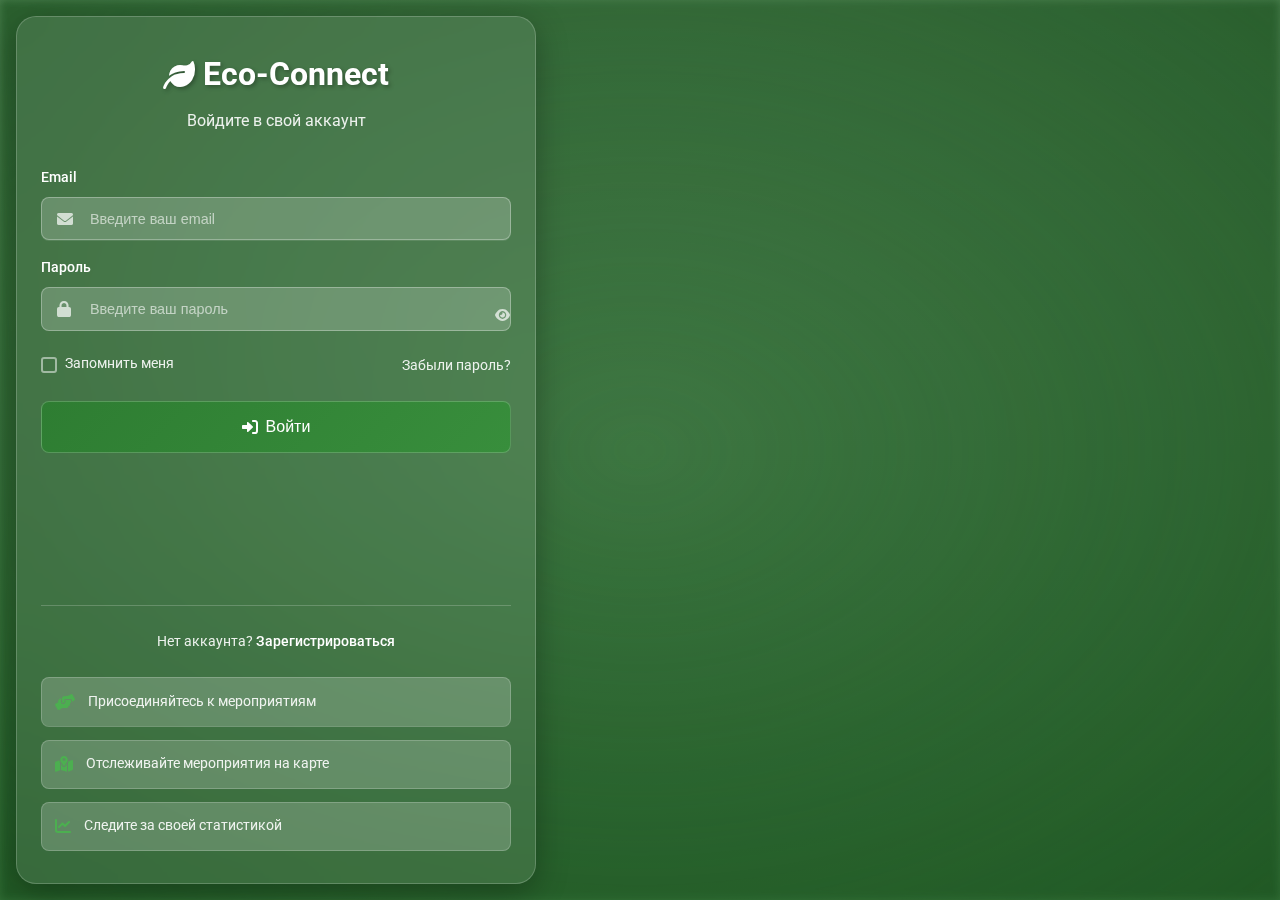
<file: login.html>
<!DOCTYPE html>
<html lang="ru">
<head>
    <meta charset="UTF-8">
    <meta name="viewport" content="width=device-width, initial-scale=1.0">
    <title>Eco-Connect - Вход</title>
    
    <style>
        :root {
            --background-image: url('https://media.istockphoto.com/id/598520904/photo/green-forest-foliage-aerial-view-woodland-tree-canopy-nature-background.jpg?s=612x612&w=0&k=20&c=RcCcRuTBBqnaZ_58Q1o9NGNUxRg-tlPzK_jTjpPIpM4=');
        }
    </style>
    
    <link rel="stylesheet" href="styles/auth.css">
    <link rel="preconnect" href="https://fonts.googleapis.com">
    <link rel="preconnect" href="https://fonts.gstatic.com" crossorigin>
    <link href="https://fonts.googleapis.com/css2?family=Roboto:wght@300;400;500;700&display=swap" rel="stylesheet">
    <link href="https://cdnjs.cloudflare.com/ajax/libs/font-awesome/6.0.0/css/all.min.css" rel="stylesheet">
</head>
<body>
    <div class="auth-container">
        <div class="auth-card">
            <div class="auth-header">
                <h1 class="auth-logo">
                    <i class="fas fa-leaf"></i>
                    Eco-Connect
                </h1>
                <p class="auth-subtitle">Войдите в свой аккаунт</p>
            </div>

            <form id="loginForm" class="auth-form">
                <div class="form-group">
                    <label for="email">Email</label>
                    <div class="input-with-icon">
                        <i class="fas fa-envelope"></i>
                        <input type="email" id="email" name="email" required placeholder="Введите ваш email">
                    </div>
                </div>

                <div class="form-group">
                    <label for="password">Пароль</label>
                    <div class="input-with-icon">
                        <i class="fas fa-lock"></i>
                        <input type="password" id="password" name="password" required placeholder="Введите ваш пароль">
                        <button type="button" class="password-toggle" id="togglePassword">
                            <i class="fas fa-eye"></i>
                        </button>
                    </div>
                </div>

                <div class="form-options">
                    <label class="checkbox-label">
                        <input type="checkbox" id="rememberMe">
                        <span class="checkmark"></span>
                        Запомнить меня
                    </label>
                    <a href="#" class="forgot-password">Забыли пароль?</a>
                </div>

                <button type="submit" class="btn btn-primary btn-large">
                    <i class="fas fa-sign-in-alt"></i>
                    Войти
                </button>
            </form>

            <div class="auth-footer">
                <p>Нет аккаунта? <a href="register.html" class="auth-link">Зарегистрироваться</a></p>
            </div>

            <div class="auth-features">
                <div class="feature">
                    <i class="fas fa-hands-helping"></i>
                    <span>Присоединяйтесь к мероприятиям</span>
                </div>
                <div class="feature">
                    <i class="fas fa-map-marked-alt"></i>
                    <span>Отслеживайте мероприятия на карте</span>
                </div>
                <div class="feature">
                    <i class="fas fa-chart-line"></i>
                    <span>Следите за своей статистикой</span>
                </div>
            </div>
        </div>
    </div>

    <div id="notification" class="notification"></div>

    <script src="scripts/database.js"></script>
    <script src="scripts/auth.js"></script>
</body>
</html>
</file>
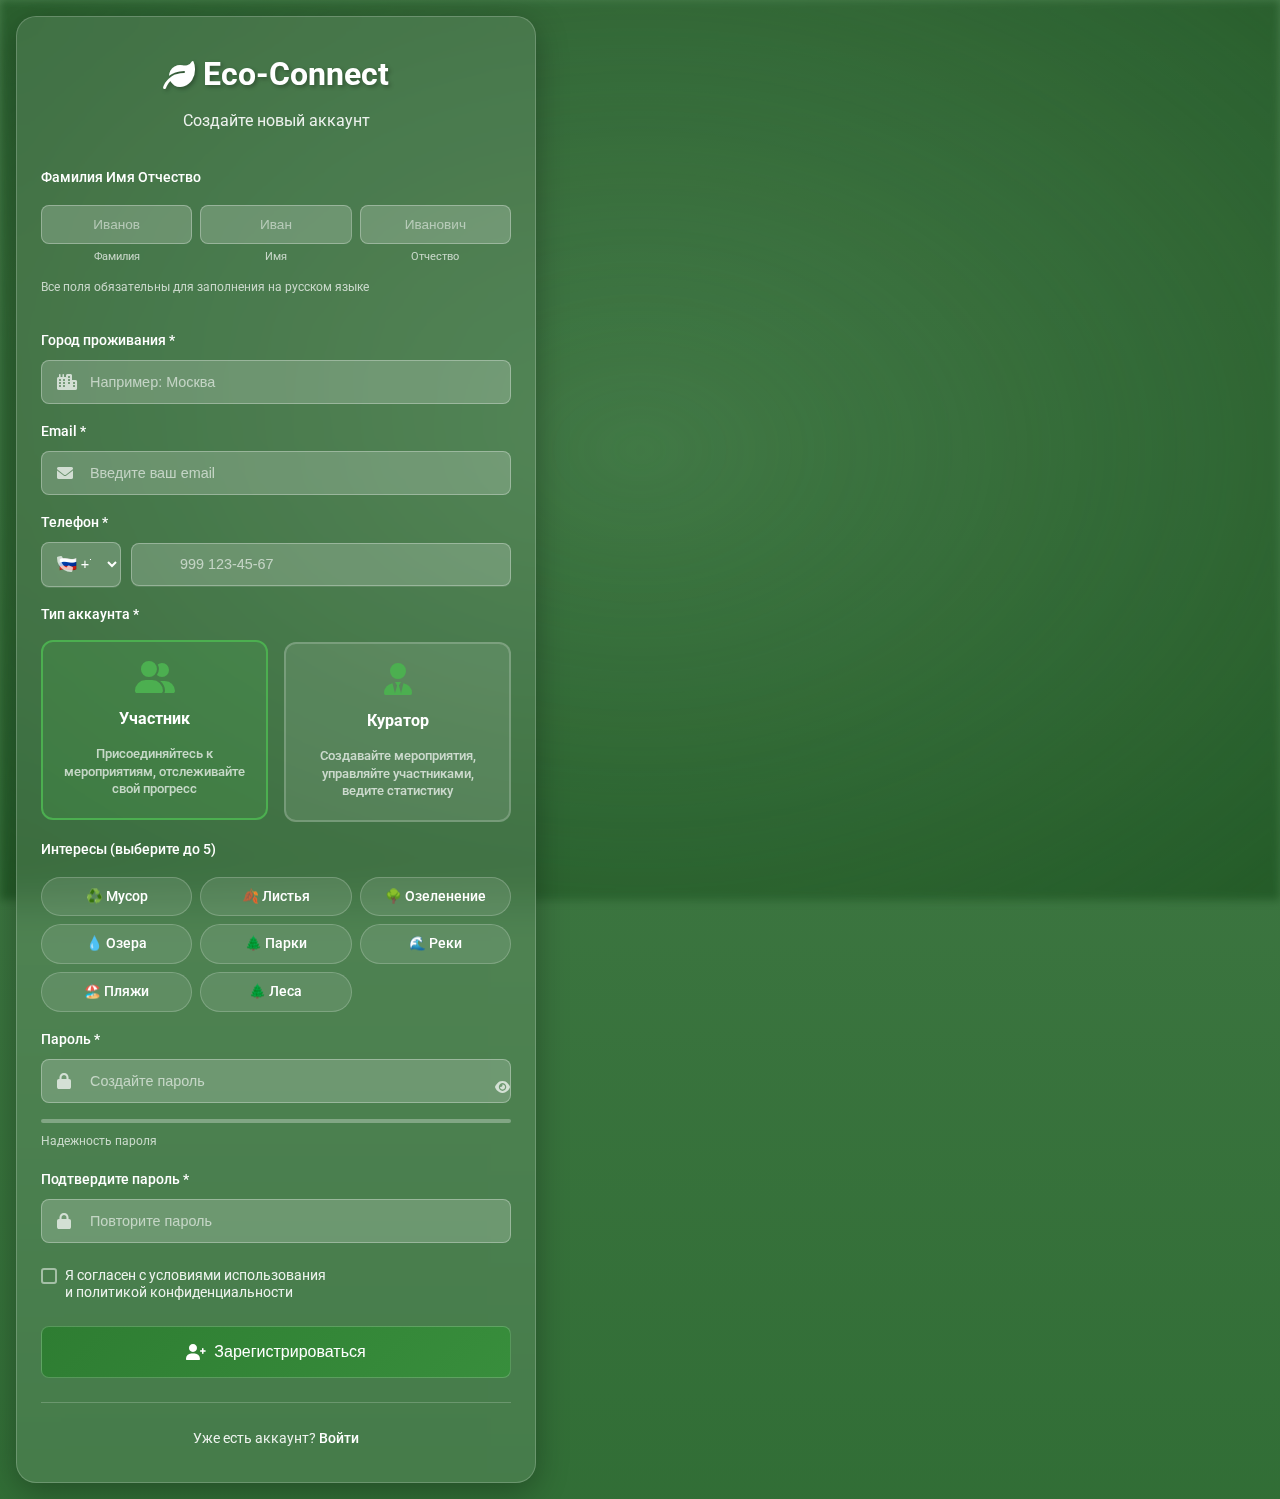
<file: register.html>
<!DOCTYPE html>
<html lang="ru">
<head>
    <meta charset="UTF-8">
    <meta name="viewport" content="width=device-width, initial-scale=1.0">
    <title>Eco-Connect - Регистрация</title>
    <style>
        :root {
            --background-image: url('https://media.istockphoto.com/id/598520904/photo/green-forest-foliage-aerial-view-woodland-tree-canopy-nature-background.jpg?s=612x612&w=0&k=20&c=RcCcRuTBBqnaZ_58Q1o9NGNUxRg-tlPzK_jTjpPIpM4=');
        }
    </style>
    <link rel="stylesheet" href="styles/auth.css">
    <link rel="preconnect" href="https://fonts.googleapis.com">
    <link rel="preconnect" href="https://fonts.gstatic.com" crossorigin>
    <link href="https://fonts.googleapis.com/css2?family=Roboto:wght@300;400;500;700&display=swap" rel="stylesheet">
    <link href="https://cdnjs.cloudflare.com/ajax/libs/font-awesome/6.0.0/css/all.min.css" rel="stylesheet">
</head>
<body>
    <div class="auth-container">
        <div class="auth-card">
            <div class="auth-header">
                <h1 class="auth-logo">
                    <i class="fas fa-leaf"></i>
                    Eco-Connect
                </h1>
                <p class="auth-subtitle">Создайте новый аккаунт</p>
            </div>

            <form id="registerForm" class="auth-form">
                <div class="form-group" style="margin-bottom: 1rem;">
                    <label>Фамилия Имя Отчество</label>
                    <div class="fio-row">
                        <div class="fio-column">
                            <input type="text" id="lastName" name="lastName" required 
                                   placeholder="Иванов"
                                   pattern="[А-Яа-яЁё]{2,}"
                                   title="Введите фамилию на русском языке"
                                   oninput="this.value = this.value.replace(/[^А-Яа-яЁё]/g, '').replace(/^./, function(l) { return l.toUpperCase(); })">
                            <div class="input-label">Фамилия</div>
                        </div>
                        <div class="fio-column">
                            <input type="text" id="firstName" name="firstName" required 
                                   placeholder="Иван"
                                   pattern="[А-Яа-яЁё]{2,}"
                                   title="Введите имя на русском языке"
                                   oninput="this.value = this.value.replace(/[^А-Яа-яЁё]/g, '').replace(/^./, function(l) { return l.toUpperCase(); })">
                            <div class="input-label">Имя</div>
                        </div>
                        <div class="fio-column">
                            <input type="text" id="middleName" name="middleName" required 
                                   placeholder="Иванович"
                                   pattern="[А-Яа-яЁё]{2,}"
                                   title="Введите отчество на русском языке"
                                   oninput="this.value = this.value.replace(/[^А-Яа-яЁё]/g, '').replace(/^./, function(l) { return l.toUpperCase(); })">
                            <div class="input-label">Отчество</div>
                        </div>
                    </div>
                    <div class="input-hint">Все поля обязательны для заполнения на русском языке</div>
                </div>

                <div class="form-group">
                    <label for="city">Город проживания *</label>
                    <div class="input-with-icon">
                        <i class="fas fa-city"></i>
                        <input type="text" id="city" name="city" required placeholder="Например: Москва">
                    </div>
                </div>

                <div class="form-group">
                    <label for="email">Email *</label>
                    <div class="input-with-icon">
                        <i class="fas fa-envelope"></i>
                        <input type="email" id="email" name="email" required placeholder="Введите ваш email">
                    </div>
                </div>

                <div class="form-group">
                    <label for="phone">Телефон *</label>
                    <div class="input-with-icon">
                        <i class="fas fa-phone"></i>
                        <select id="countryCode" style="width: 80px; margin-right: 10px; background: rgba(255,255,255,0.1); color: white; border: 1px solid rgba(255,255,255,0.3); border-radius: 8px; padding: 0.8rem;">
                            <option value="+7">🇷🇺 +7</option>
                            <option value="+1">🇺🇸 +1</option>
                            <option value="+44">🇬🇧 +44</option>
                        </select>
                        <input type="tel" id="phone" name="phone" required placeholder="999 123-45-67" style="flex: 1;">
                    </div>
                </div>

                <div class="form-group">
                    <label>Тип аккаунта *</label>
                    <div class="account-type-selector">
                        <label class="account-type-option">
                            <input type="radio" name="accountType" value="participant" checked>
                            <div class="account-type-card">
                                <i class="fas fa-user-friends"></i>
                                <h4>Участник</h4>
                                <p>Присоединяйтесь к мероприятиям, отслеживайте свой прогресс</p>
                            </div>
                        </label>
                        <label class="account-type-option">
                            <input type="radio" name="accountType" value="curator">
                            <div class="account-type-card">
                                <i class="fas fa-user-tie"></i>
                                <h4>Куратор</h4>
                                <p>Создавайте мероприятия, управляйте участниками, ведите статистику</p>
                            </div>
                        </label>
                    </div>
                </div>

                <div class="form-group">
                    <label>Интересы (выберите до 5)</label>
                    <div class="interests-selector">
                        <label class="interest-option">
                            <input type="checkbox" name="interests" value="мусор">
                            <span class="interest-badge">♻️ Мусор</span>
                        </label>
                        <label class="interest-option">
                            <input type="checkbox" name="interests" value="листья">
                            <span class="interest-badge">🍂 Листья</span>
                        </label>
                        <label class="interest-option">
                            <input type="checkbox" name="interests" value="озеленение">
                            <span class="interest-badge">🌳 Озеленение</span>
                        </label>
                        <label class="interest-option">
                            <input type="checkbox" name="interests" value="озера">
                            <span class="interest-badge">💧 Озера</span>
                        </label>
                        <label class="interest-option">
                            <input type="checkbox" name="interests" value="парки">
                            <span class="interest-badge">🌲 Парки</span>
                        </label>
                        <label class="interest-option">
                            <input type="checkbox" name="interests" value="реки">
                            <span class="interest-badge">🌊 Реки</span>
                        </label>
                        <label class="interest-option">
                            <input type="checkbox" name="interests" value="пляжи">
                            <span class="interest-badge">🏖️ Пляжи</span>
                        </label>
                        <label class="interest-option">
                            <input type="checkbox" name="interests" value="леса">
                            <span class="interest-badge">🌲 Леса</span>
                        </label>
                    </div>
                </div>

                <div class="form-group">
                    <label for="password">Пароль *</label>
                    <div class="input-with-icon">
                        <i class="fas fa-lock"></i>
                        <input type="password" id="password" name="password" required placeholder="Создайте пароль">
                        <button type="button" class="password-toggle" id="togglePassword">
                            <i class="fas fa-eye"></i>
                        </button>
                    </div>
                    <div class="password-strength">
                        <div class="strength-bar"></div>
                        <span class="strength-text">Надежность пароля</span>
                    </div>
                </div>

                <div class="form-group">
                    <label for="confirmPassword">Подтвердите пароль *</label>
                    <div class="input-with-icon">
                        <i class="fas fa-lock"></i>
                        <input type="password" id="confirmPassword" name="confirmPassword" required placeholder="Повторите пароль">
                    </div>
                </div>

                <div class="form-options">
                    <label class="checkbox-label">
                        <input type="checkbox" id="agreeTerms" required>
                        <span class="checkmark"></span>
                        <span class="terms-text">
                            Я согласен с <a href="#" class="terms-link">условиями использования</a><br>
                            и <a href="#" class="terms-link">политикой конфиденциальности</a>
                        </span>
                    </label>
                </div>

                <button type="submit" class="btn btn-primary btn-large">
                    <i class="fas fa-user-plus"></i>
                    Зарегистрироваться
                </button>
            </form>

            <div class="auth-footer">
                <p>Уже есть аккаунт? <a href="login.html" class="auth-link">Войти</a></p>
            </div>
        </div>
    </div>

    <div id="notification" class="notification"></div>

    <script src="scripts/database.js"></script>
    <script src="scripts/auth.js"></script>
</body>
</html>
</file>
<file: styles/auth.css>
:root {
    --dark-green: #1b5e20;
    --medium-green: #2e7d32;
    --light-green: #4caf50;
    --accent-green: #388e3c;
}

* {
    margin: 0;
    padding: 0;
    box-sizing: border-box;
}

body {
    font-family: 'Roboto', sans-serif;
    line-height: 1.6;
    color: #333;
    background: linear-gradient(rgba(27, 94, 32, 0.8), rgba(27, 94, 32, 0.9)), 
                var(--background-image) center/cover fixed;
    min-height: 100vh;
    overflow-x: hidden;
    position: relative;
}

body::before {
    content: '';
    position: fixed;
    top: 0;
    left: 0;
    width: 100%;
    height: 100%;
    background: 
        radial-gradient(ellipse at center, 
            transparent 0%, 
            rgba(27, 94, 32, 0.6) 100%),
        var(--background-image) center/cover fixed;
    filter: blur(4px) brightness(0.8);
    z-index: -1;
}

.auth-container {
    display: flex;
    min-height: 100vh;
    position: relative;
}

.auth-card {
    flex: 1;
    max-width: 520px;
    background: rgba(255, 255, 255, 0.1);
    backdrop-filter: blur(20px);
    border: 1px solid rgba(255, 255, 255, 0.2);
    padding: 2rem 1.5rem;
    display: flex;
    flex-direction: column;
    justify-content: center;
    box-shadow: 0 8px 32px rgba(0, 0, 0, 0.3);
    z-index: 2;
    position: relative;
    border-radius: 20px;
    margin: 1rem;
}

.auth-background {
    flex: 1.5;
    position: relative;
    overflow: hidden;
}

.background-overlay {
    position: absolute;
    top: 0;
    left: 0;
    right: 0;
    bottom: 0;
    background: 
        radial-gradient(ellipse at center, 
            transparent 30%, 
            rgba(27, 94, 32, 0.9) 100%);
}

.auth-header {
    text-align: center;
    margin-bottom: 2rem;
}

.auth-logo {
    font-size: 2rem;
    font-weight: 700;
    color: white;
    margin-bottom: 0.5rem;
    display: flex;
    align-items: center;
    justify-content: center;
    gap: 0.5rem;
    text-shadow: 2px 2px 4px rgba(0, 0, 0, 0.3);
}

.auth-subtitle {
    color: rgba(255, 255, 255, 0.9);
    font-size: 1rem;
}

.auth-form {
    display: flex;
    flex-direction: column;
    gap: 1rem;
    margin-bottom: 1.5rem;
}

.form-group {
    display: flex;
    flex-direction: column;
    gap: 0.5rem;
}

.form-group label {
    font-weight: 500;
    color: white;
    font-size: 0.9rem;
}

/* Стили для строки ФИО */
.fio-row {
    display: grid;
    grid-template-columns: 1fr 1fr 1fr;
    gap: 0.5rem;
    margin-top: 0.5rem;
}

.fio-column {
    display: flex;
    flex-direction: column;
    gap: 0.25rem;
}

.fio-column input {
    width: 100%;
    padding: 0.7rem;
    background: rgba(255, 255, 255, 0.1);
    border: 1px solid rgba(255, 255, 255, 0.3);
    border-radius: 8px;
    font-size: 0.85rem;
    transition: all 0.3s;
    color: white;
    backdrop-filter: blur(10px);
    text-align: center;
}

.fio-column input::placeholder {
    color: rgba(255, 255, 255, 0.5);
    text-align: center;
}

.fio-column input:focus {
    outline: none;
    border-color: rgba(255, 255, 255, 0.6);
    background: rgba(255, 255, 255, 0.15);
    box-shadow: 0 0 0 2px rgba(255, 255, 255, 0.1);
}

.input-label {
    font-size: 0.7rem;
    color: rgba(255, 255, 255, 0.7);
    text-align: center;
}

.input-hint {
    font-size: 0.75rem;
    color: rgba(255, 255, 255, 0.7);
    margin-top: 0.25rem;
}

/* Стили для выбора типа аккаунта */
.account-type-selector {
    display: grid;
    grid-template-columns: 1fr 1fr;
    gap: 1rem;
    margin-top: 0.5rem;
}

.account-type-option input {
    display: none;
}

.account-type-card {
    background: rgba(255, 255, 255, 0.1);
    border: 2px solid rgba(255, 255, 255, 0.2);
    border-radius: 12px;
    padding: 1.2rem;
    cursor: pointer;
    transition: all 0.3s;
    text-align: center;
    height: 100%;
    display: flex;
    flex-direction: column;
    align-items: center;
    justify-content: center;
    gap: 0.8rem;
}

.account-type-card i {
    font-size: 2rem;
    color: var(--light-green);
}

.account-type-card h4 {
    color: white;
    font-size: 1rem;
    margin: 0;
}

.account-type-card p {
    color: rgba(255, 255, 255, 0.7);
    font-size: 0.8rem;
    margin: 0;
    line-height: 1.4;
}

.account-type-option input:checked + .account-type-card {
    background: rgba(76, 175, 80, 0.2);
    border-color: var(--light-green);
    transform: translateY(-2px);
}

/* Стили для выбора интересов */
.interests-selector {
    display: grid;
    grid-template-columns: repeat(auto-fill, minmax(120px, 1fr));
    gap: 0.5rem;
    margin-top: 0.5rem;
}

.interest-option input {
    display: none;
}

.interest-badge {
    display: block;
    padding: 0.5rem 0.8rem;
    background: rgba(255, 255, 255, 0.1);
    border: 1px solid rgba(255, 255, 255, 0.2);
    border-radius: 20px;
    color: white;
    font-size: 0.85rem;
    cursor: pointer;
    transition: all 0.3s;
    text-align: center;
}

.interest-option input:checked + .interest-badge {
    background: rgba(76, 175, 80, 0.3);
    border-color: var(--light-green);
    transform: scale(1.05);
}

.input-with-icon {
    position: relative;
    display: flex;
    align-items: center;
}

.input-with-icon i {
    position: absolute;
    left: 1rem;
    color: rgba(255, 255, 255, 0.7);
    z-index: 1;
}

.input-with-icon input, 
.input-with-icon select {
    width: 100%;
    padding: 0.8rem 1rem 0.8rem 3rem;
    background: rgba(255, 255, 255, 0.1);
    border: 1px solid rgba(255, 255, 255, 0.3);
    border-radius: 8px;
    font-size: 0.9rem;
    transition: all 0.3s;
    color: white;
    backdrop-filter: blur(10px);
}

.input-with-icon input::placeholder {
    color: rgba(255, 255, 255, 0.6);
}

.input-with-icon input:focus,
.input-with-icon select:focus {
    outline: none;
    border-color: rgba(255, 255, 255, 0.6);
    background: rgba(255, 255, 255, 0.15);
    box-shadow: 0 0 0 2px rgba(255, 255, 255, 0.1);
}

.password-toggle {
    position: absolute;
    right: 1rem;
    background: none;
    border: none;
    color: rgba(255, 255, 255, 0.7);
    cursor: pointer;
    padding: 0.5rem;
    border-radius: 4px;
    transition: color 0.3s;
}

.password-toggle:hover {
    color: white;
    background: rgba(255, 255, 255, 0.1);
}

.password-strength {
    margin-top: 0.5rem;
}

.strength-bar {
    height: 4px;
    background: rgba(255, 255, 255, 0.3);
    border-radius: 2px;
    overflow: hidden;
    margin-bottom: 0.25rem;
    position: relative;
}

.strength-bar::before {
    content: '';
    position: absolute;
    top: 0;
    left: 0;
    height: 100%;
    width: var(--strength-width, 0%);
    background: var(--strength-color, #ff6b6b);
    transition: all 0.3s;
}

.strength-text {
    font-size: 0.75rem;
    color: rgba(255, 255, 255, 0.7);
}

.form-options {
    display: flex;
    justify-content: space-between;
    align-items: flex-start;
    margin: 0.5rem 0;
}

.checkbox-label {
    display: flex;
    align-items: flex-start;
    gap: 0.5rem;
    cursor: pointer;
    font-size: 0.85rem;
    color: rgba(255, 255, 255, 0.9);
    line-height: 1.3;
}

.checkbox-label input {
    display: none;
}

.checkmark {
    width: 16px;
    height: 16px;
    border: 2px solid rgba(255, 255, 255, 0.5);
    border-radius: 3px;
    position: relative;
    transition: all 0.3s;
    flex-shrink: 0;
    margin-top: 0.1rem;
}

.checkbox-label input:checked + .checkmark {
    background: var(--medium-green);
    border-color: var(--medium-green);
}

.checkbox-label input:checked + .checkmark::after {
    content: '✓';
    position: absolute;
    color: white;
    font-size: 10px;
    top: 50%;
    left: 50%;
    transform: translate(-50%, -50%);
}

.terms-text {
    display: inline-block;
    line-height: 1.3;
}

.terms-link {
    color: rgba(255, 255, 255, 0.9);
    text-decoration: none;
    white-space: nowrap;
}

.terms-link:hover {
    color: white;
    text-decoration: underline;
}

.forgot-password {
    color: rgba(255, 255, 255, 0.9);
    text-decoration: none;
    font-size: 0.85rem;
    transition: color 0.3s;
}

.forgot-password:hover {
    color: white;
    text-decoration: underline;
}

.btn {
    padding: 0.9rem 2rem;
    border: none;
    border-radius: 8px;
    font-size: 0.95rem;
    font-weight: 500;
    cursor: pointer;
    transition: all 0.3s;
    text-decoration: none;
    display: inline-flex;
    align-items: center;
    justify-content: center;
    gap: 0.5rem;
}

.btn-primary {
    background: linear-gradient(135deg, var(--medium-green), var(--accent-green));
    color: white;
    border: 1px solid rgba(255, 255, 255, 0.2);
}

.btn-primary:hover {
    background: linear-gradient(135deg, var(--accent-green), var(--dark-green));
    transform: translateY(-1px);
    box-shadow: 0 4px 15px rgba(46, 125, 50, 0.4);
}

.btn-large {
    padding: 1rem 2rem;
    font-size: 1rem;
}

.auth-footer {
    text-align: center;
    padding-top: 1.5rem;
    border-top: 1px solid rgba(255, 255, 255, 0.2);
    margin-top: auto;
}

.auth-footer p {
    color: rgba(255, 255, 255, 0.9);
    font-size: 0.9rem;
}

.auth-link {
    color: white;
    text-decoration: none;
    font-weight: 500;
    transition: color 0.3s;
}

.auth-link:hover {
    color: var(--light-green);
    text-decoration: underline;
}

.auth-features {
    display: flex;
    flex-direction: column;
    gap: 0.8rem;
    margin-top: 1.5rem;
}

.feature {
    display: flex;
    align-items: center;
    gap: 0.8rem;
    padding: 0.8rem;
    background: rgba(255, 255, 255, 0.1);
    border: 1px solid rgba(255, 255, 255, 0.2);
    border-radius: 8px;
    color: rgba(255, 255, 255, 0.9);
    backdrop-filter: blur(10px);
    font-size: 0.85rem;
}

.feature i {
    color: var(--light-green);
    font-size: 1rem;
}

/* Уведомления */
.notification {
    position: fixed;
    top: 20px;
    right: 20px;
    padding: 0.8rem 1.2rem;
    border-radius: 8px;
    color: white;
    font-weight: 500;
    z-index: 10000;
    animation: slideInRight 0.3s ease-out;
    display: none;
    backdrop-filter: blur(20px);
    border: 1px solid rgba(255, 255, 255, 0.2);
    font-size: 0.9rem;
}

.notification.success {
    background: rgba(46, 125, 50, 0.9);
    display: block;
}

.notification.error {
    background: rgba(211, 47, 47, 0.9);
    display: block;
}

.notification.info {
    background: rgba(25, 118, 210, 0.9);
    display: block;
}

@keyframes slideInRight {
    from {
        transform: translateX(100%);
        opacity: 0;
    }
    to {
        transform: translateX(0);
        opacity: 1;
    }
}

/* Адаптивность */
@media (max-width: 768px) {
    .auth-container {
        flex-direction: column;
    }

    .auth-card {
        max-width: 100%;
        padding: 1.5rem 1rem;
        margin: 0.5rem;
        background: rgba(255, 255, 255, 0.15);
    }

    .auth-background {
        display: none;
    }

    .form-options {
        flex-direction: column;
        gap: 0.8rem;
        align-items: flex-start;
    }

    .auth-logo {
        font-size: 1.8rem;
    }
    
    .fio-row {
        grid-template-columns: 1fr;
        gap: 0.4rem;
    }
    
    .fio-column input {
        padding: 0.6rem;
        font-size: 0.8rem;
    }
    
    .account-type-selector {
        grid-template-columns: 1fr;
    }
    
    .interests-selector {
        grid-template-columns: repeat(auto-fill, minmax(100px, 1fr));
    }
}

@media (max-width: 480px) {
    .auth-card {
        padding: 1rem 0.8rem;
    }
    
    .btn-large {
        padding: 0.8rem 1.5rem;
    }
    
    .fio-row {
        gap: 0.3rem;
    }
    
    .fio-column input {
        padding: 0.5rem;
    }
    
    .input-label {
        font-size: 0.65rem;
    }
    
    .terms-text {
        font-size: 0.8rem;
    }
    
    .account-type-card {
        padding: 1rem;
    }
    
    .interests-selector {
        grid-template-columns: repeat(auto-fill, minmax(90px, 1fr));
    }
    
    .interest-badge {
        padding: 0.4rem 0.6rem;
        font-size: 0.8rem;
    }
}
</file>
